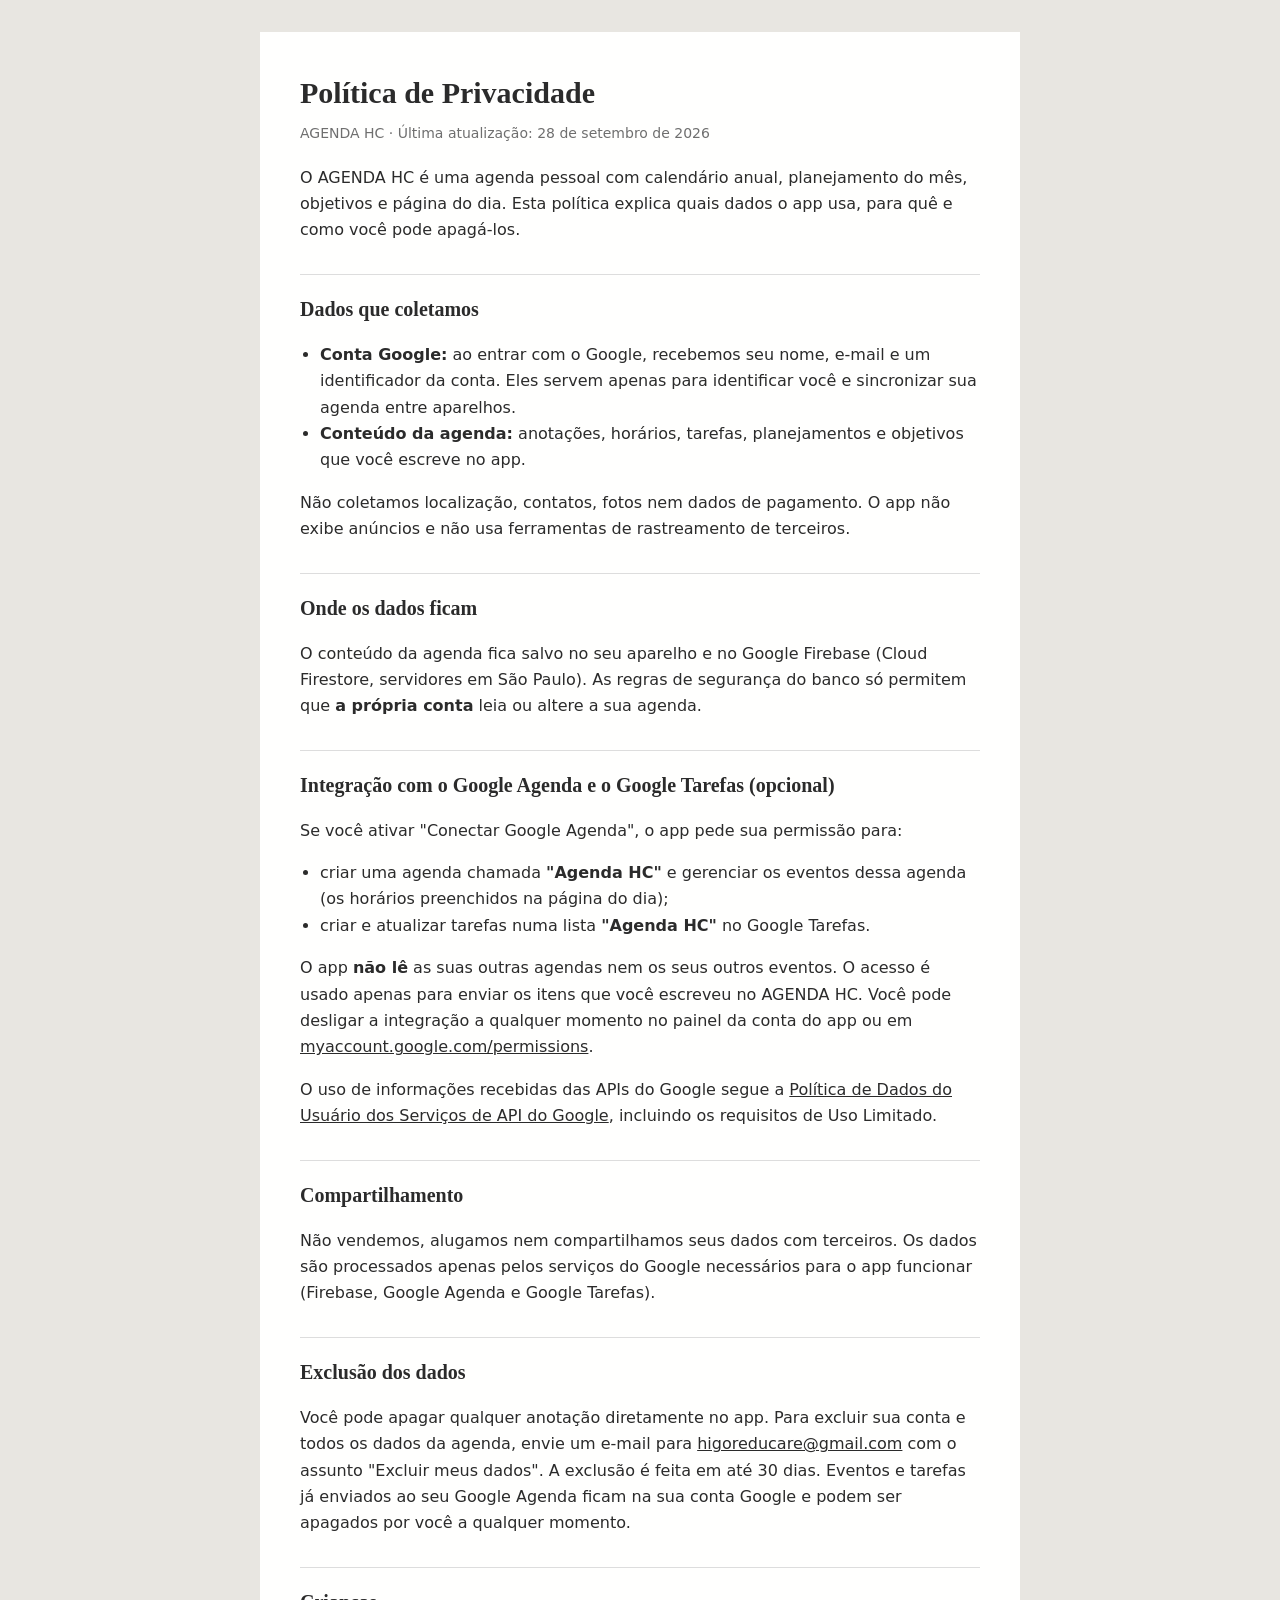
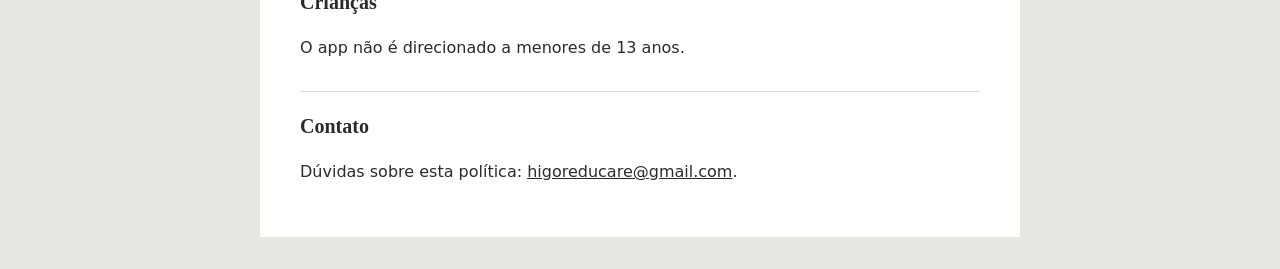
<file: privacidade.html>
<!doctype html>
<html lang="pt-BR">
<head>
  <meta charset="utf-8">
  <meta name="viewport" content="width=device-width, initial-scale=1">
  <title>Política de Privacidade · AGENDA HC</title>
  <meta name="description" content="Política de privacidade do app AGENDA HC.">
  <link rel="icon" type="image/png" href="icons/icon-192.png">
  <style>
    :root { --paper: #fffffe; --ink: #2b2b2b; --muted: #6f6f6f; --rule: #dddddd; --desk: #e8e6e1; color-scheme: light; }
    @media (prefers-color-scheme: dark) {
      :root:not([data-theme="light"]) { --paper: #1c1c1c; --ink: #e9e9e9; --muted: #a0a0a0; --rule: #363636; --desk: #0f0f0f; color-scheme: dark; }
    }
    :root[data-theme="dark"] { --paper: #1c1c1c; --ink: #e9e9e9; --muted: #a0a0a0; --rule: #363636; --desk: #0f0f0f; color-scheme: dark; }
    * { box-sizing: border-box; }
    body { margin: 0; background: var(--desk); color: var(--ink); font: 16px/1.65 system-ui, -apple-system, "Segoe UI", Roboto, sans-serif; }
    main { max-width: 760px; margin: 32px auto; padding: 36px 40px; background: var(--paper); }
    h1 { font-family: Georgia, serif; font-size: 30px; margin: 0 0 4px; }
    h2 { font-family: Georgia, serif; font-size: 20px; margin: 30px 0 6px; padding-top: 18px; border-top: 1px solid var(--rule); }
    .meta { color: var(--muted); font-size: 14px; margin: 0 0 20px; }
    ul { padding-left: 20px; }
    a { color: inherit; }
    @media (max-width: 700px) { main { margin: 0; padding: 24px 16px 40px; } body { background: var(--paper); } }
  </style>
</head>
<body>
<main>
  <h1>Política de Privacidade</h1>
  <p class="meta">AGENDA HC · Última atualização: 28 de setembro de 2026</p>

  <p>O AGENDA HC é uma agenda pessoal com calendário anual, planejamento do mês, objetivos e página do dia. Esta política explica quais dados o app usa, para quê e como você pode apagá-los.</p>

  <h2>Dados que coletamos</h2>
  <ul>
    <li><b>Conta Google:</b> ao entrar com o Google, recebemos seu nome, e-mail e um identificador da conta. Eles servem apenas para identificar você e sincronizar sua agenda entre aparelhos.</li>
    <li><b>Conteúdo da agenda:</b> anotações, horários, tarefas, planejamentos e objetivos que você escreve no app.</li>
  </ul>
  <p>Não coletamos localização, contatos, fotos nem dados de pagamento. O app não exibe anúncios e não usa ferramentas de rastreamento de terceiros.</p>

  <h2>Onde os dados ficam</h2>
  <p>O conteúdo da agenda fica salvo no seu aparelho e no Google Firebase (Cloud Firestore, servidores em São Paulo). As regras de segurança do banco só permitem que <b>a própria conta</b> leia ou altere a sua agenda.</p>

  <h2>Integração com o Google Agenda e o Google Tarefas (opcional)</h2>
  <p>Se você ativar "Conectar Google Agenda", o app pede sua permissão para:</p>
  <ul>
    <li>criar uma agenda chamada <b>"Agenda HC"</b> e gerenciar os eventos dessa agenda (os horários preenchidos na página do dia);</li>
    <li>criar e atualizar tarefas numa lista <b>"Agenda HC"</b> no Google Tarefas.</li>
  </ul>
  <p>O app <b>não lê</b> as suas outras agendas nem os seus outros eventos. O acesso é usado apenas para enviar os itens que você escreveu no AGENDA HC. Você pode desligar a integração a qualquer momento no painel da conta do app ou em <a href="https://myaccount.google.com/permissions">myaccount.google.com/permissions</a>.</p>
  <p>O uso de informações recebidas das APIs do Google segue a <a href="https://developers.google.com/terms/api-services-user-data-policy">Política de Dados do Usuário dos Serviços de API do Google</a>, incluindo os requisitos de Uso Limitado.</p>

  <h2>Compartilhamento</h2>
  <p>Não vendemos, alugamos nem compartilhamos seus dados com terceiros. Os dados são processados apenas pelos serviços do Google necessários para o app funcionar (Firebase, Google Agenda e Google Tarefas).</p>

  <h2>Exclusão dos dados</h2>
  <p>Você pode apagar qualquer anotação diretamente no app. Para excluir sua conta e todos os dados da agenda, envie um e-mail para <a href="mailto:higoreducare@gmail.com">higoreducare@gmail.com</a> com o assunto "Excluir meus dados". A exclusão é feita em até 30 dias. Eventos e tarefas já enviados ao seu Google Agenda ficam na sua conta Google e podem ser apagados por você a qualquer momento.</p>

  <h2>Crianças</h2>
  <p>O app não é direcionado a menores de 13 anos.</p>

  <h2>Contato</h2>
  <p>Dúvidas sobre esta política: <a href="mailto:higoreducare@gmail.com">higoreducare@gmail.com</a>.</p>
</main>
</body>
</html>
</file>
